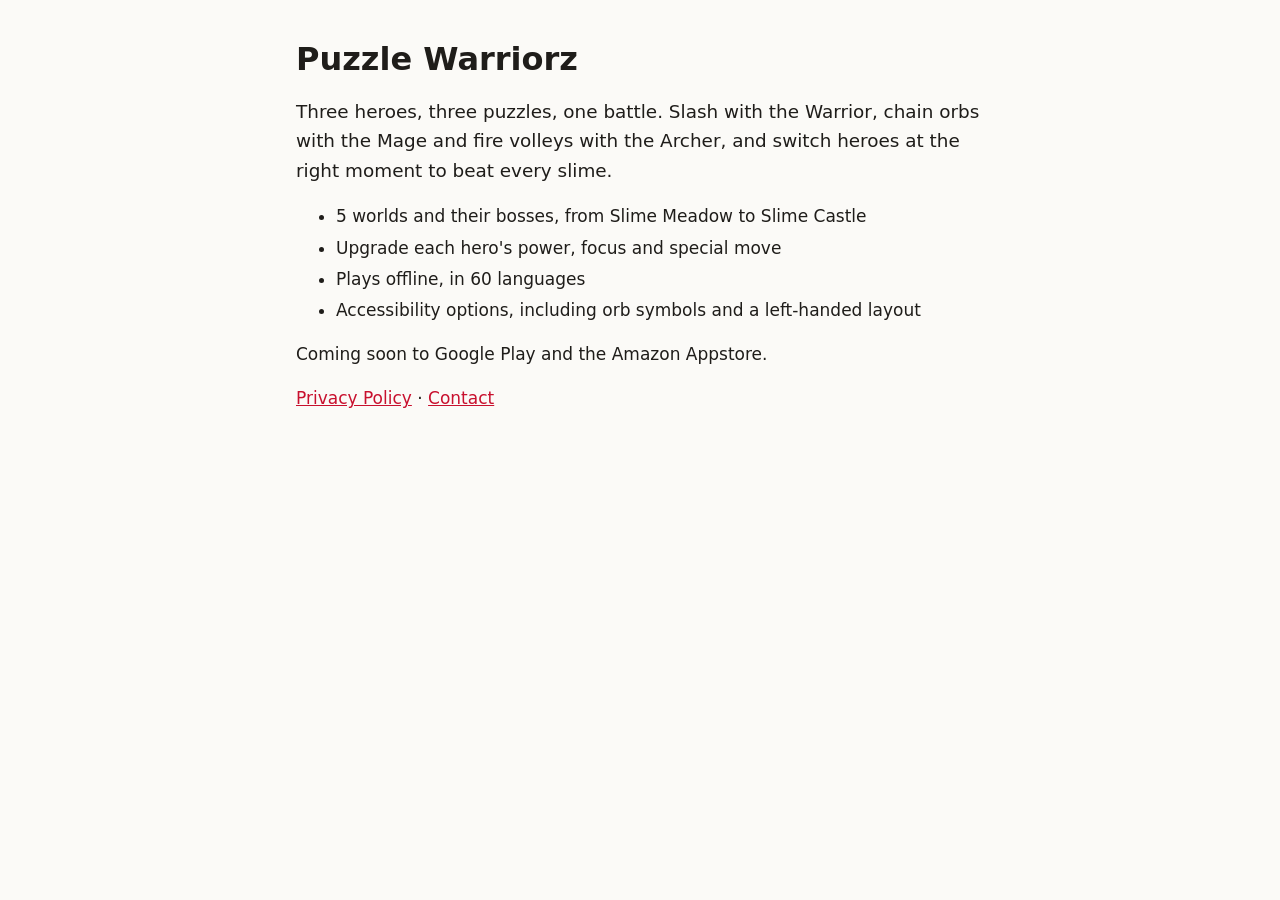
<file: index.html>
<!doctype html>
<html lang="en">
<head>
<meta charset="utf-8">
<meta name="viewport" content="width=device-width, initial-scale=1">
<title>Puzzle Warriorz</title>
<link rel="stylesheet" href="style.css">
</head>
<body>
<main>
<h1>Puzzle Warriorz</h1>
<p class="lead">Three heroes, three puzzles, one battle. Slash with the Warrior, chain orbs with the Mage and
fire volleys with the Archer, and switch heroes at the right moment to beat every slime.</p>
<ul>
  <li>5 worlds and their bosses, from Slime Meadow to Slime Castle</li>
  <li>Upgrade each hero's power, focus and special move</li>
  <li>Plays offline, in 60 languages</li>
  <li>Accessibility options, including orb symbols and a left-handed layout</li>
</ul>
<p>Coming soon to Google Play and the Amazon Appstore.</p>
<p><a href="privacy.html">Privacy Policy</a> · <a href="mailto:ajjksupport@gmail.com">Contact</a></p>
</main>
</body>
</html>
</file>
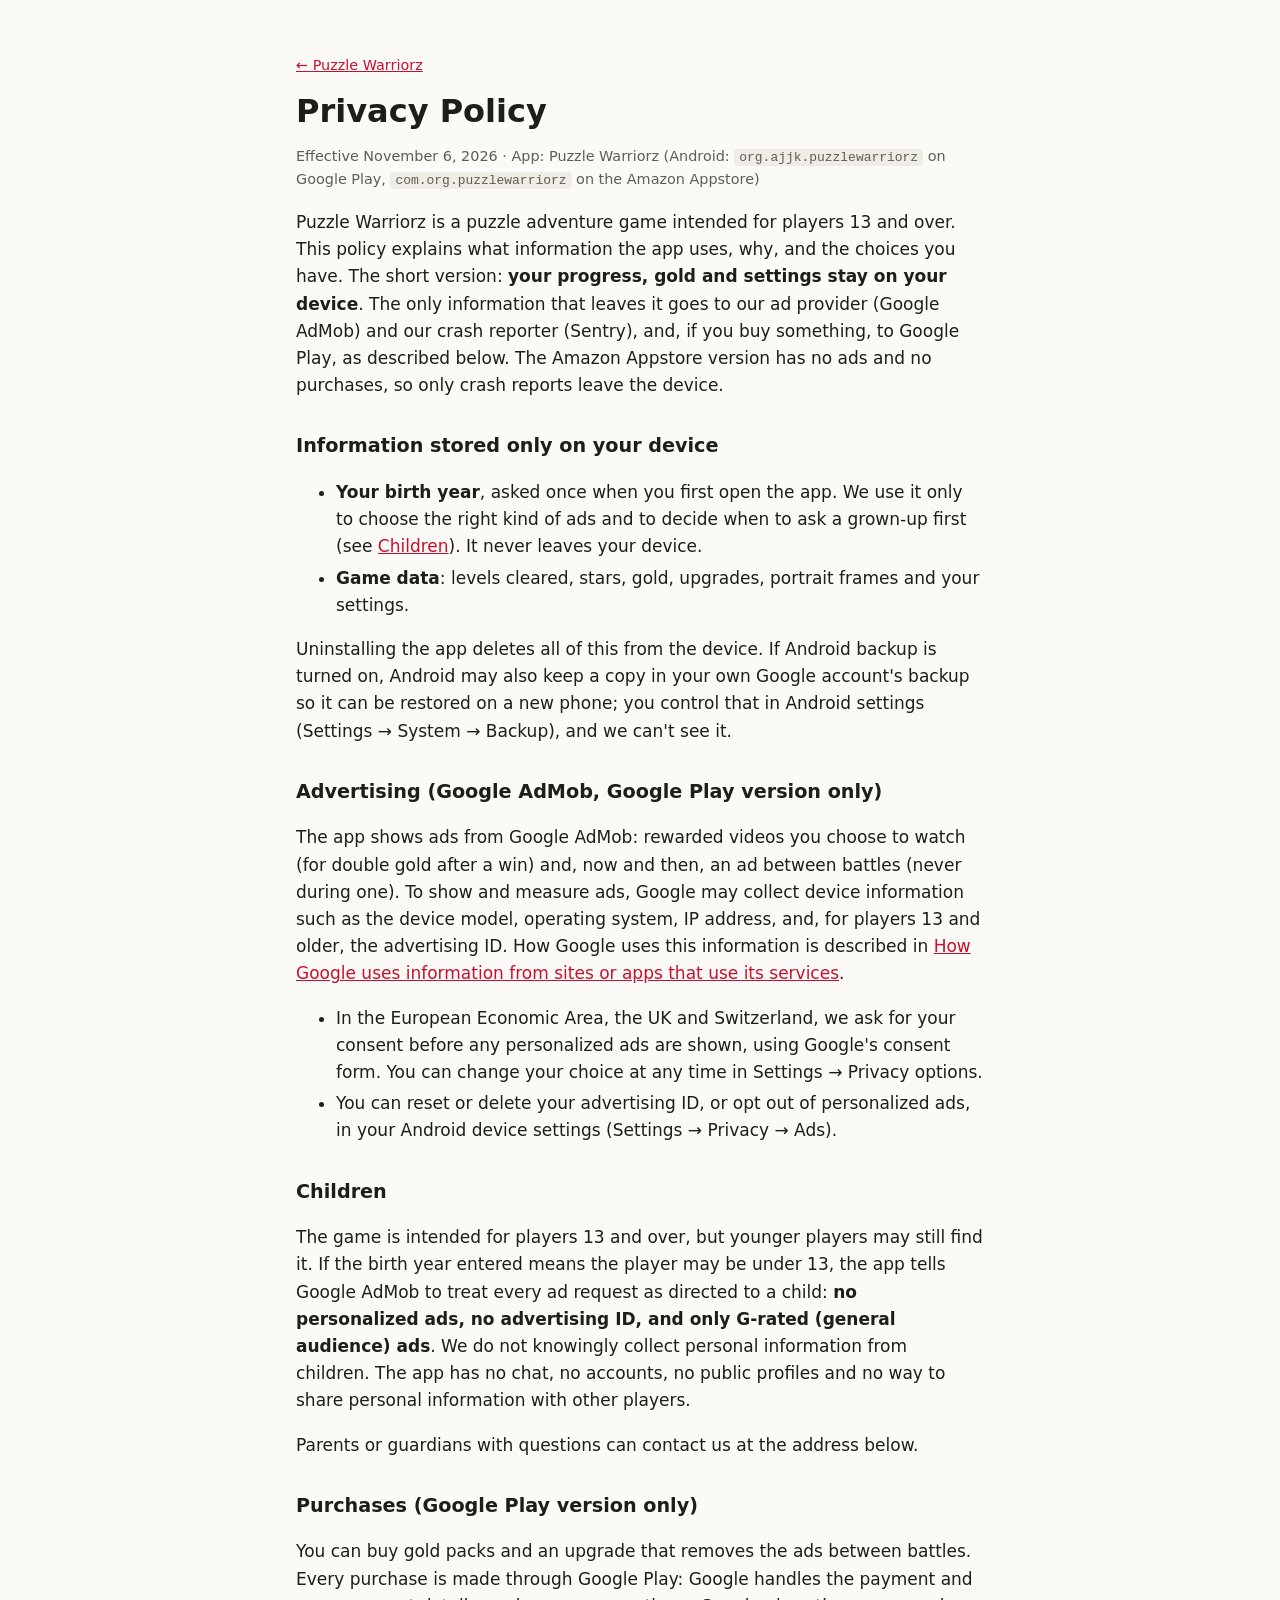
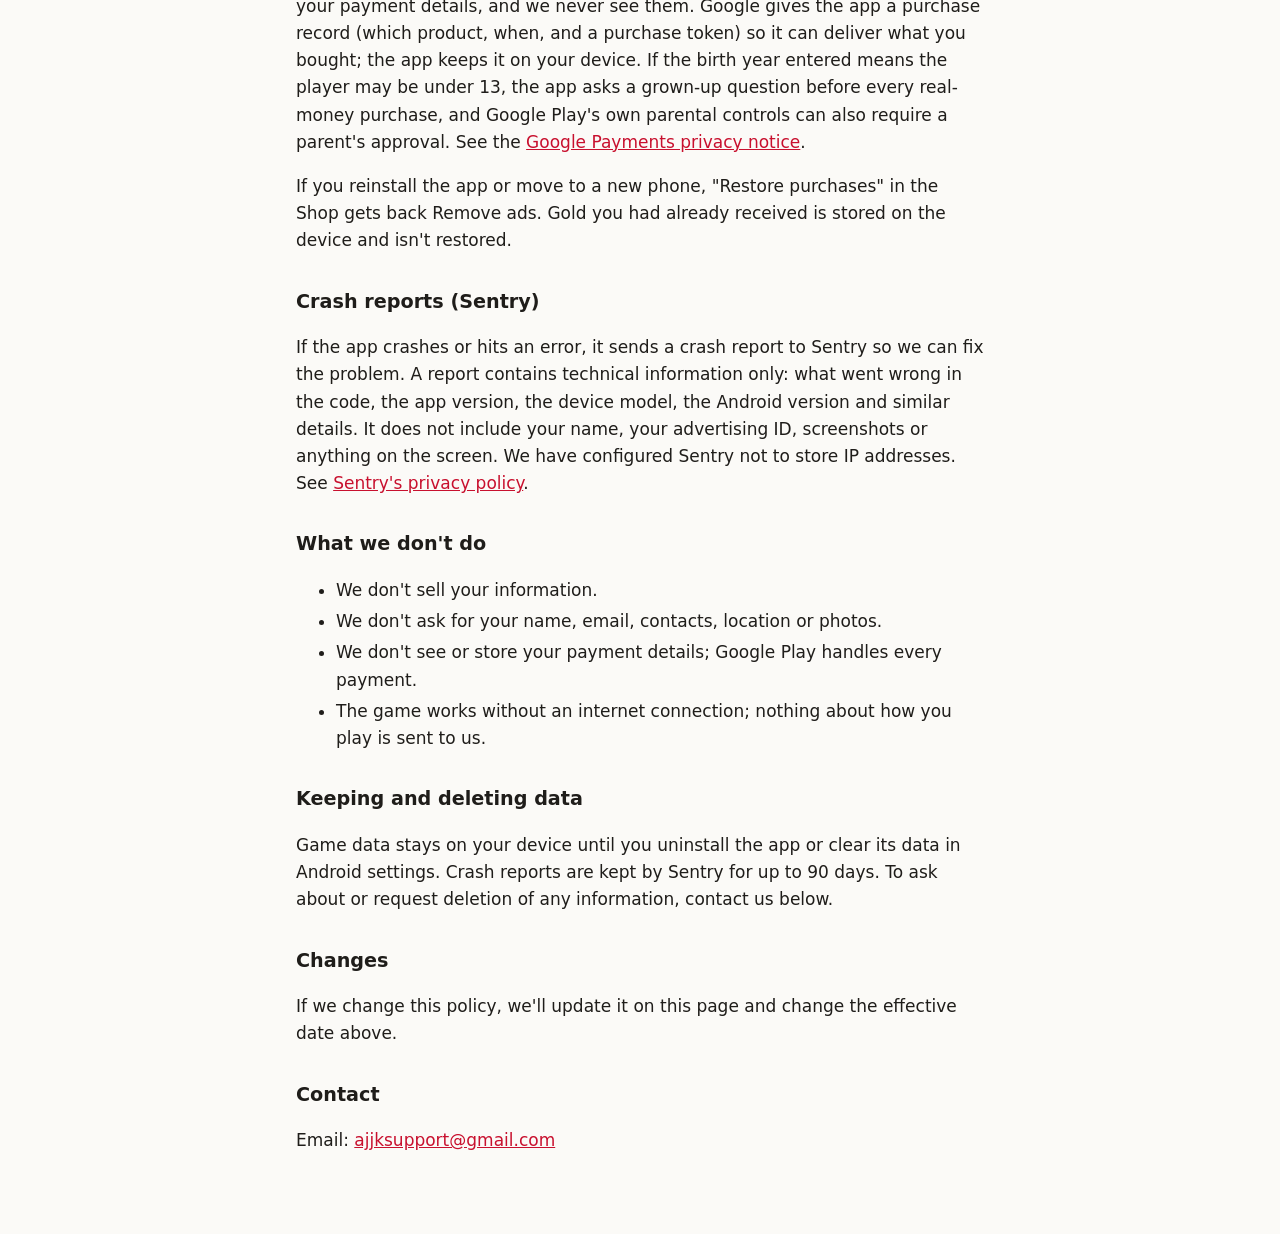
<file: privacy.html>
<!doctype html>
<html lang="en">
<head>
<meta charset="utf-8">
<meta name="viewport" content="width=device-width, initial-scale=1">
<title>Privacy Policy – Puzzle Warriorz</title>
<link rel="stylesheet" href="style.css">
</head>
<body>
<main>
<p class="back"><a href="./">← Puzzle Warriorz</a></p>
<h1>Privacy Policy</h1>
<p class="meta">Effective November 6, 2026 · App: Puzzle Warriorz (Android: <code>org.ajjk.puzzlewarriorz</code> on Google Play, <code>com.org.puzzlewarriorz</code> on the Amazon Appstore)</p>

<p>Puzzle Warriorz is a puzzle adventure game intended for players 13 and over. This policy explains
what information the app uses, why, and the choices you have. The short version: <strong>your progress,
gold and settings stay on your device</strong>. The only information that leaves it goes to our ad provider
(Google AdMob) and our crash reporter (Sentry), and, if you buy something, to Google Play, as described
below. The Amazon Appstore version has no ads and no purchases, so only crash reports leave the device.</p>

<h2>Information stored only on your device</h2>
<ul>
  <li><strong>Your birth year</strong>, asked once when you first open the app. We use it only to choose
    the right kind of ads and to decide when to ask a grown-up first (see <a href="#children">Children</a>).
    It never leaves your device.</li>
  <li><strong>Game data</strong>: levels cleared, stars, gold, upgrades, portrait frames and your settings.</li>
</ul>
<p>Uninstalling the app deletes all of this from the device. If Android backup is turned on, Android may also
keep a copy in your own Google account's backup so it can be restored on a new phone; you control that in
Android settings (Settings → System → Backup), and we can't see it.</p>

<h2>Advertising (Google AdMob, Google Play version only)</h2>
<p>The app shows ads from Google AdMob: rewarded videos you choose to watch (for double gold after a win)
and, now and then, an ad between battles (never during one). To show and measure ads, Google may collect
device information such as the device model, operating system, IP address, and, for players 13 and older,
the advertising ID. How Google uses this information is described in
<a href="https://policies.google.com/technologies/partner-sites">How Google uses information from sites
or apps that use its services</a>.</p>
<ul>
  <li>In the European Economic Area, the UK and Switzerland, we ask for your consent before any personalized
    ads are shown, using Google's consent form. You can change your choice at any time in Settings →
    Privacy options.</li>
  <li>You can reset or delete your advertising ID, or opt out of personalized ads, in your Android device
    settings (Settings → Privacy → Ads).</li>
</ul>

<h2 id="children">Children</h2>
<p>The game is intended for players 13 and over, but younger players may still find it. If the birth year entered means the player may be under 13, the app tells Google AdMob to treat every
ad request as directed to a child: <strong>no personalized ads, no advertising ID, and only G-rated
(general audience) ads</strong>. We do not knowingly collect personal information from children. The app
has no chat, no accounts, no public profiles and no way to share personal information with other players.</p>
<p>Parents or guardians with questions can contact us at the address below.</p>

<h2>Purchases (Google Play version only)</h2>
<p>You can buy gold packs and an upgrade that removes the ads between battles. Every purchase is made through
Google Play: Google handles the payment and your payment details, and we never see them. Google gives the
app a purchase record (which product, when, and a purchase token) so it can deliver what you bought; the
app keeps it on your device. If the birth year entered means the player may be under 13, the app asks a
grown-up question before every real-money purchase, and Google Play's own parental controls can also
require a parent's approval. See the
<a href="https://payments.google.com/payments/apis-secure/u/0/get_legal_document?ldo=0&amp;ldt=privacynotice">Google
Payments privacy notice</a>.</p>
<p>If you reinstall the app or move to a new phone, "Restore purchases" in the Shop gets back Remove ads.
Gold you had already received is stored on the device and isn't restored.</p>

<h2>Crash reports (Sentry)</h2>
<p>If the app crashes or hits an error, it sends a crash report to Sentry so we can fix the problem. A
report contains technical information only: what went wrong in the code, the app version, the device
model, the Android version and similar details. It does not include your name, your advertising ID,
screenshots or anything on the screen. We have configured Sentry not to store IP addresses. See
<a href="https://sentry.io/privacy/">Sentry's privacy policy</a>.</p>

<h2>What we don't do</h2>
<ul>
  <li>We don't sell your information.</li>
  <li>We don't ask for your name, email, contacts, location or photos.</li>
  <li>We don't see or store your payment details; Google Play handles every payment.</li>
  <li>The game works without an internet connection; nothing about how you play is sent to us.</li>
</ul>

<h2>Keeping and deleting data</h2>
<p>Game data stays on your device until you uninstall the app or clear its data in Android settings.
Crash reports are kept by Sentry for up to 90 days. To ask about or request deletion of any information,
contact us below.</p>

<h2>Changes</h2>
<p>If we change this policy, we'll update it on this page and change the effective date above.</p>

<h2>Contact</h2>
<p>Email: <a href="mailto:ajjksupport@gmail.com">ajjksupport@gmail.com</a></p>
</main>
</body>
</html>
</file>
<file: style.css>
:root {
  --bg: #fbfaf7;
  --text: #1f1d1a;
  --muted: #5f5b55;
  --accent: #c8102e;
  --code: #efece6;
}
@media (prefers-color-scheme: dark) {
  :root {
    --bg: #161514;
    --text: #ece9e4;
    --muted: #a8a39b;
    --accent: #ff6b6b;
    --code: #24221f;
  }
}
* { box-sizing: border-box; }
body {
  margin: 0;
  background: var(--bg);
  color: var(--text);
  font: 17px/1.6 system-ui, -apple-system, "Segoe UI", Roboto, sans-serif;
}
main { max-width: 720px; margin: 0 auto; padding: 40px 16px 64px; }
h1 { font-size: 2rem; line-height: 1.2; margin: 0 0 8px; }
h2 { font-size: 1.2rem; margin: 32px 0 8px; }
a { color: var(--accent); }
.meta, .back { color: var(--muted); font-size: 0.9rem; }
.lead { font-size: 1.15rem; }
code { background: var(--code); padding: 1px 5px; border-radius: 4px; font-size: 0.9em; }
li { margin: 4px 0; }
</file>
